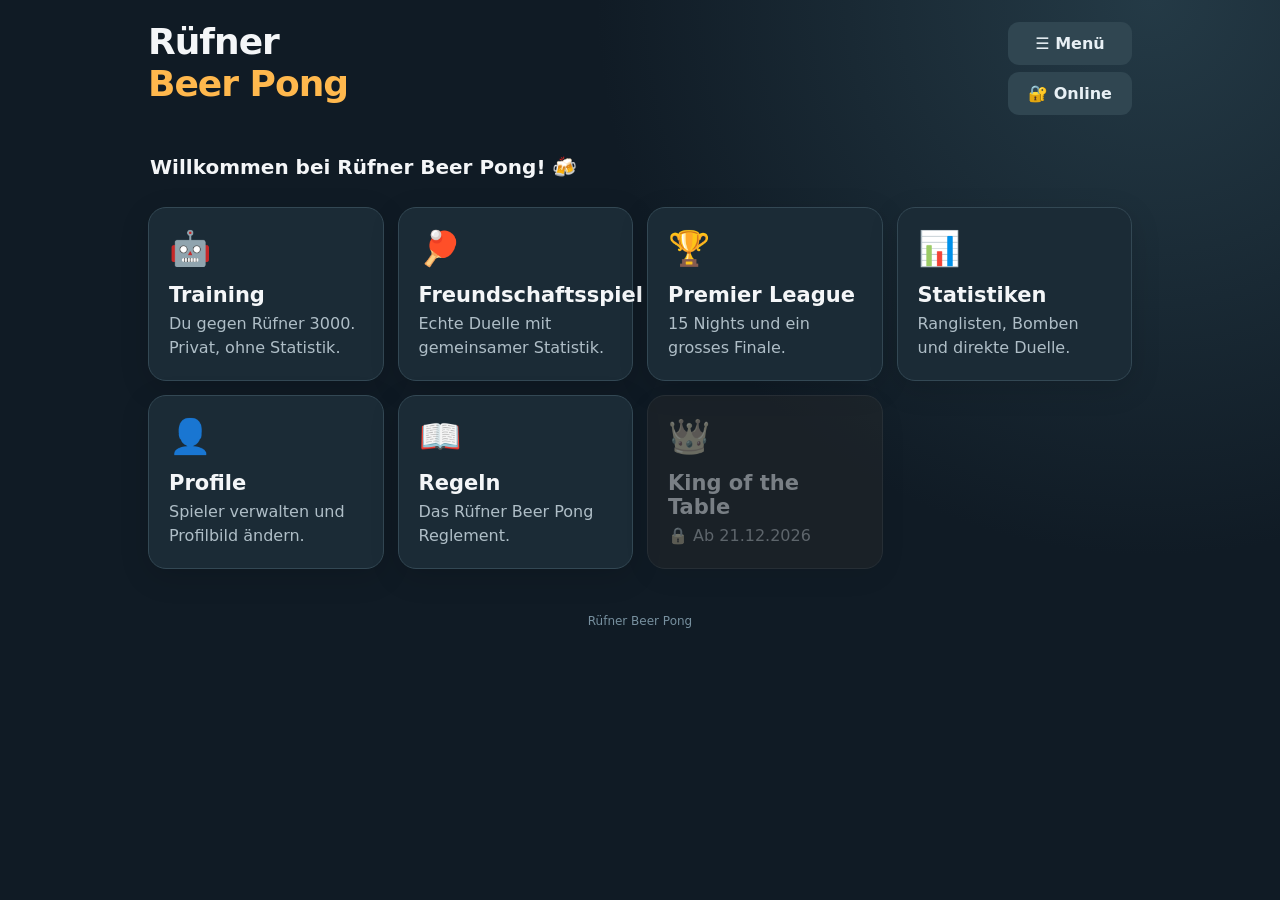
<file: index.html>
<!doctype html><html lang="de"><head><meta charset="utf-8"><meta name="viewport" content="width=device-width,initial-scale=1,viewport-fit=cover"><meta name="theme-color" content="#101b25"><link rel="manifest" href="manifest.webmanifest"><link rel="icon" href="icon-192.png" type="image/png"><link rel="apple-touch-icon" href="icon-192.png"><title>Rüfner Beer Pong</title><link rel="stylesheet" href="style.css?v=44"></head><body><div id="app"></div><script src="online-config.js"></script><script src="app.js?v=47" defer></script></body></html>
</file>
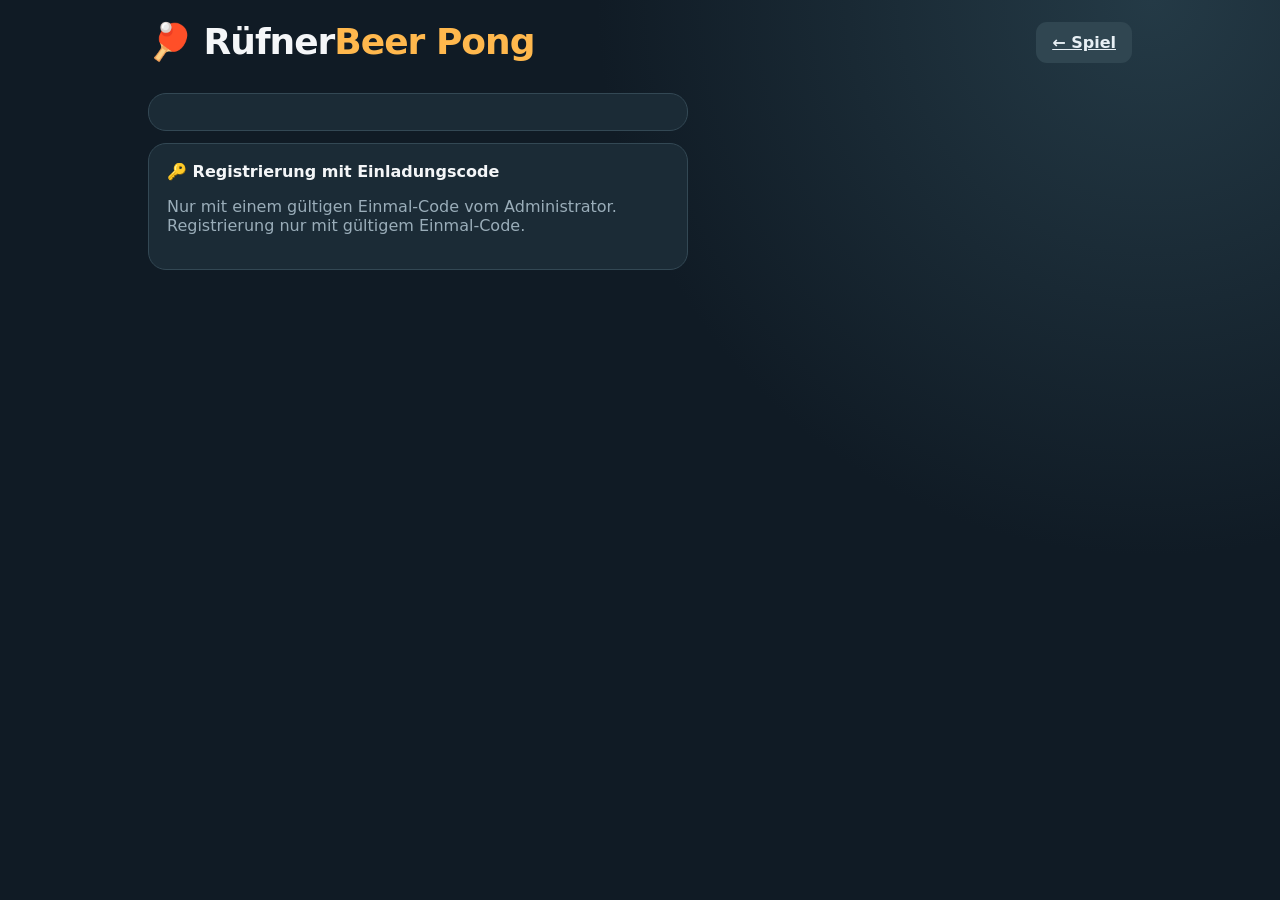
<file: online.html>
<!doctype html><html lang="de"><head><meta charset="utf-8"><meta name="viewport" content="width=device-width,initial-scale=1"><meta name="theme-color" content="#101b25"><title>Rüfner Beer Pong – Online</title><link rel="stylesheet" href="style.css"></head><body><div class="shell"><div class="top"><div class="brand">🏓 Rüfner <span>Beer Pong</span></div><a class="btn secondary" href="./">← Spiel</a></div><div class="panel" style="max-width:540px"><div id="setup-status" class="notice" role="status" aria-live="polite" hidden></div><form id="login-form" hidden><div class="field"><label for="username">Benutzername (Administrator: E-Mail)</label><input id="username" autocomplete="username" required maxlength="254"></div><div class="field"><label for="password">Passwort</label><input id="password" type="password" autocomplete="current-password" required></div><button class="btn" type="submit">Anmelden</button></form><div id="account" hidden><p id="account-name"></p><button id="logout" class="btn secondary">Abmelden</button></div></div><div class="panel" id="admin-panel" hidden><h2>👑 Admin-Zentrale</h2><p><a class="btn secondary" href="./?spieleransicht=1">👁 Spieleransicht testen</a></p><p class="muted">Zeigt die Startseite wie für normale Spieler. Deine Admin-Rechte bleiben unverändert.</p><p class="muted">Nur für Administratoren. Spieler und echte Online-Freundschaftsspiele werden sicher über die Datenbank geladen.</p><button class="btn secondary" id="admin-reload" type="button">↻ Aktualisieren</button><p id="admin-status" class="muted" role="status"></p><h3>🔑 Einladungscodes</h3><button class="btn" id="invite-create" type="button">+ Einladungscode erstellen</button><div id="admin-invites"></div><h3>👥 Spieler</h3><div id="admin-players" class="table-wrap"></div><h3>🏆 Premier League verwalten</h3><div id="pl-admin-seasons" class="table-wrap"><p class="muted">Saisons werden geladen …</p></div><h3>👑 King of the Table – Turniere löschen</h3><p class="muted">Löscht alle zugehörigen King-Matches aus der normalen Statistik und den Turniersieger. Einzelne King-Spiele können über „Gespeicherte Spiele“ gelöscht werden, sofern sie dort angezeigt werden.</p><div id="admin-king-tournaments" class="table-wrap"></div><h3>📝 Gespeicherte Spiele</h3><div id="admin-matches" class="table-wrap"></div></div><div id="registration-panel" class="panel" style="max-width:540px"><strong>🔑 Registrierung mit Einladungscode</strong><p class="muted">Nur mit einem gültigen Einmal-Code vom Administrator. Registrierung nur mit gültigem Einmal-Code.</p><form id="register-form" hidden><div class="field"><label for="reg-username">Spielername</label><input id="reg-username" autocomplete="off" minlength="2" maxlength="28" required></div><div class="field"><label for="reg-password">Neues Passwort</label><input id="reg-password" type="password" autocomplete="new-password" minlength="12" required></div><div class="field"><label for="reg-code">Einladungscode</label><input id="reg-code" autocomplete="off" required></div><button class="btn secondary" type="submit">Konto erstellen</button></form></div></div><script src="online-config.js"></script><script type="module" src="online.js?v=20261109-finish-editor"></script><script type="module" src="pl-admin.js?v=498"></script></body></html>
</file>
<file: style.css>
:root{font-family:Inter,system-ui,-apple-system,Segoe UI,sans-serif;color:#f4f6f8;background:#101b25}*{box-sizing:border-box}body{margin:0;min-height:100vh;background:radial-gradient(circle at 90% 0%,#243a46 0,transparent 38%),#101b25}button,input,select{font:inherit}button{cursor:pointer;border:0}.shell{max-width:1020px;margin:auto;padding:22px 18px 75px}.top{display:flex;align-items:center;justify-content:space-between;gap:12px;margin-bottom:30px}.brand{font-weight:900;letter-spacing:-1px;font-size:clamp(23px,5vw,36px)}.brand span{color:#ffb84d}.muted{color:#9aadb9}.tiny{font-size:12px}.pill{border:1px solid #3c5260;border-radius:50px;padding:7px 12px;font-size:12px;color:#d5e1e7}.hero{padding:26px;border-radius:22px;background:linear-gradient(125deg,#243d49,#172732);border:1px solid #38515d;margin-bottom:22px}.hero h1{font-size:clamp(28px,5vw,44px);margin:8px 0}.hero p{max-width:580px;line-height:1.5}.eyebrow{font-size:12px;font-weight:800;letter-spacing:2px;color:#ffbf5e;text-transform:uppercase}.grid{display:grid;grid-template-columns:repeat(auto-fit,minmax(230px,1fr));gap:14px}.card{background:#1b2b36;border:1px solid #334854;border-radius:18px;padding:20px;box-shadow:0 8px 30px #0002}.action{text-align:left;color:inherit;transition:transform .15s,border-color .15s;width:100%}.action:hover{transform:translateY(-3px);border-color:#ffb84d}.action .emoji{font-size:34px}.action h3{font-size:21px;margin:15px 0 5px}.action p{color:#afbec7;margin:0;line-height:1.5}.btn{background:#ffb84d;color:#17232a;padding:11px 16px;border-radius:11px;font-weight:800}.btn.secondary{background:#304651;color:#e8f0f5}.btn.danger{background:#65353b;color:#fff}.btn:disabled{opacity:.45;cursor:not-allowed}.row{display:flex;align-items:center;gap:10px;flex-wrap:wrap}.between{justify-content:space-between}.section{margin:24px 0 13px}.section h2{margin:0}.panel{background:#1b2b36;border:1px solid #334854;border-radius:18px;padding:18px;margin:12px 0}.field{display:flex;flex-direction:column;gap:7px;margin:12px 0}.field label{font-size:13px;color:#c0d0d8}.field input,.field select{width:100%;border:1px solid #49606c;background:#101e27;color:white;border-radius:11px;padding:12px}.field input[type=file]{padding:8px}.player{display:flex;gap:9px;align-items:center}.avatar{width:42px;height:42px;display:grid;place-items:center;background:#405763;border-radius:50%;font-weight:800;overflow:hidden;flex:none}.avatar img{width:100%;height:100%;object-fit:cover}.cupfield{position:relative;min-height:265px;background:linear-gradient(145deg,#244d48,#163831);border:1px solid #396c5c;border-radius:20px;margin:14px 0;padding:16px;display:flex;justify-content:center;align-items:center}.cups{position:relative;width:290px;height:230px;max-width:100%}.cup{position:absolute;transform:translate(-50%,-50%);width:47px;height:47px;border-radius:50%;background:#f7d4a5;border:5px solid #f7f4e9;box-shadow:inset 0 0 0 7px #dc714d,0 4px 8px #0005;color:#24323a;font-size:12px;font-weight:900;transition:.15s}.cup:hover{filter:brightness(1.15)}.cup.selected{background:#ffe269;border-color:#ffde5e;box-shadow:0 0 0 4px #ffde5e55}.cup.candidate{box-shadow:0 0 0 5px #f9c44b88;animation:pulse 1s infinite}.cup.pending{border-color:#68e5e3}.cup:disabled{cursor:default;opacity:.8}.score{font-size:28px;font-weight:900}.badge{display:inline-block;padding:5px 9px;border-radius:8px;background:#3a515d;font-size:12px}.notice{padding:12px 14px;background:#2d4852;border-left:3px solid #ffb84d;border-radius:8px;margin:10px 0}.matchgrid{display:grid;grid-template-columns:1fr 1fr;gap:14px}.matchgrid .cupfield{min-height:260px}.matchgrid .cups{transform:scale(.8)}.matchgrid .cup{width:47px;height:47px}.table{width:100%;border-collapse:collapse;font-size:14px}.table th,.table td{text-align:left;padding:12px 8px;border-bottom:1px solid #354955}.table th{color:#9cb2bd;font-size:12px}.table-wrap{overflow:auto}.stat{padding:18px;border-radius:14px;background:#263b46;flex:1;min-width:120px}.stat strong{font-size:25px;display:block}.stat span{font-size:12px;color:#afc0c8}.tabs{display:flex;gap:8px;flex-wrap:wrap;margin:14px 0}.tabs button{padding:10px 12px;border-radius:10px;background:#304550;color:#fff}.tabs button.active{background:#ffb84d;color:#18232b;font-weight:800}details{background:#1c303b;border-radius:12px;padding:14px;margin:8px 0}summary{font-weight:700;cursor:pointer}details p{line-height:1.6;color:#c8d4db}footer{margin-top:45px;color:#77909f;font-size:12px;text-align:center}@keyframes pulse{50%{filter:brightness(1.3)}}@media(max-width:650px){.shell{padding:14px 12px 55px}.matchgrid{grid-template-columns:1fr}.matchgrid .cupfield{min-height:225px}.matchgrid .cups{transform:scale(.85)}.card{padding:16px}.top{margin-bottom:18px}.table{font-size:12px}.table th,.table td{padding:9px 5px}}

/* Spielfeld: beide Dreiecke stehen sich gegenüber, mobil ohne seitliches Scrollen. */
.matchstack{max-width:520px;margin:0 auto;display:flex;flex-direction:column;gap:3px}.matchstack .cupfield{margin:0;min-height:0;height:clamp(155px,24vh,235px);padding:0;touch-action:manipulation}.matchstack .cups{width:290px;height:230px;max-width:none;transform:scale(.68);transform-origin:center center;flex-shrink:0}.matchstack .board-top{transform:scale(.68) rotate(180deg)}.matchstack .board-top .cup{transform:translate(-50%,-50%) rotate(180deg)}.board-label{text-align:center;font-size:13px;color:#c7d8df;font-weight:700;padding:3px}.board-divider{text-align:center;font-size:18px;line-height:20px}.match-notice{font-size:14px}.match-summary{padding:12px}.match-summary .score{font-size:20px}.game-actions{margin-top:12px}.game-actions .btn{font-size:13px;padding:10px 12px}.match-stats{font-size:12px}
@media(max-width:650px){.matchstack .cupfield{height:clamp(150px,23vh,205px)}.matchstack .cups{transform:scale(.58)}.matchstack .board-top{transform:scale(.58) rotate(180deg)}.matchstack .cup{width:47px;height:47px}.match-summary .avatar{width:30px;height:30px}.match-summary .score{font-size:17px}.section:has(+ .match-summary){margin:8px 0}.matchstack .board-label{font-size:12px}.match-notice{margin:7px 0;padding:9px}.match-stats{padding:10px}}

/* V1.3: ein durchgehender Tisch, feste Spielerpositionen, seitliche Steuerung */
.game-screen{max-width:640px;margin:auto}.game-title{margin:6px 0}.game-title h2{font-size:19px}.game-title .btn{padding:7px 11px;font-size:12px}.game-screen .match-summary{margin:5px 0;padding:8px 12px}.game-screen .match-summary .score{font-size:16px}.game-screen .match-notice{margin:6px 0;padding:7px 10px;font-size:12px}.table-with-actions{display:grid;grid-template-columns:minmax(0,1fr) 52px;gap:8px;align-items:center}.matchstack{width:100%;max-width:520px;gap:0;display:flex;position:relative;padding:4px 5px;border:7px solid #845738;border-radius:22px;background:linear-gradient(100deg,#103e40,#175457 47%,#103c3f);box-shadow:inset 0 0 0 2px #b18b5b,0 12px 30px #0006}.matchstack .cupfield{width:100%;height:clamp(150px,27vh,220px);min-height:0;margin:0;padding:0;border:0;border-radius:0;background:transparent}.matchstack .cups{width:290px;height:230px;max-width:none;flex-shrink:0;transform:scale(.62);transform-origin:center}.matchstack .board-top{transform:scale(.62) rotate(180deg)}.matchstack .board-top .cup{transform:translate(-50%,-50%) rotate(180deg)}.table-side-label{text-align:center;color:#f4f6f8;font-weight:800;font-size:12px;padding:2px}.table-middle-line{height:1px;width:75%;margin:auto;background:#c6e1d566}.game-actions{display:flex;flex-direction:column;align-items:stretch;gap:8px;align-self:center}.game-actions .action-icon{padding:10px 4px;font-size:20px;min-width:44px;min-height:44px}.cup.red{background:#ffb2b3;box-shadow:inset 0 0 0 7px #c72f41,0 4px 8px #0005}.cup.blue{background:#a9d4ff;box-shadow:inset 0 0 0 7px #2373d4,0 4px 8px #0005}.cup.candidate{box-shadow:0 0 0 5px #f9c44b99}.cup.pending{border-color:#68e5e3}.rerack-panel{margin:8px 0;padding:12px}.rerack-panel h3{margin:0 0 8px}.formation-grid{display:grid;grid-template-columns:repeat(auto-fit,minmax(90px,1fr));gap:8px;margin:8px 0}.formation-choice{background:#294650;border:2px solid #486a74;border-radius:12px;padding:4px;min-height:78px}.formation-choice svg{display:block;width:100%;height:90px}.formation-choice:hover{border-color:#ffb84d}.game-screen .match-stats{padding:8px;font-size:11px;margin:8px 0}.finish-panel{margin:8px 0}.finish-panel h2{margin:0 0 8px}.finish-panel .btn{margin:4px}
@media(max-width:650px){.shell:has(.game-screen){padding:8px 9px 20px}.shell:has(.game-screen) .top{margin-bottom:8px}.shell:has(.game-screen) .top .brand{font-size:22px}.game-screen .match-summary .avatar{width:26px;height:26px}.matchstack{border-width:5px}.matchstack .cupfield{height:clamp(132px,25vh,188px)}.matchstack .cups{transform:scale(.54)}.matchstack .board-top{transform:scale(.54) rotate(180deg)}.table-with-actions{grid-template-columns:minmax(0,1fr) 46px;gap:5px}.game-actions .action-icon{min-width:40px;min-height:40px;font-size:18px;padding:8px 2px}.game-screen .match-summary .score{font-size:14px}.game-screen .match-summary .player{font-size:12px}}
@media(max-height:740px) and (max-width:650px){.matchstack .cupfield{height:125px}.matchstack .cups{transform:scale(.49)}.matchstack .board-top{transform:scale(.49) rotate(180deg)}.game-screen .match-summary .row{gap:4px}.game-screen .match-notice{padding:5px 8px}}

/* V1.4 – volle Tischbreite: die Bedienung liegt auf der freien Tischfläche. */
.table-with-actions{display:block}
.matchstack{max-width:580px;width:100%;padding-bottom:4px}
.game-actions{position:absolute;left:7px;top:50%;transform:translateY(-50%);z-index:5;display:flex;flex-direction:column;gap:7px;margin:0}
.game-actions .action-icon{min-width:38px;min-height:38px;padding:6px 4px;font-size:19px;background:#183a40d9;border:1px solid #6e9b9d99;color:white;box-shadow:0 2px 6px #0004}
.matchstack .cupfield{height:clamp(175px,28vh,235px)}
.matchstack .cups{transform:scale(.78)}
.matchstack .board-top{transform:scale(.78) rotate(180deg)}
.matchstack .cup{width:50px;height:50px}
@media(max-width:650px){
 .matchstack{border-width:5px}
 .matchstack .cupfield{height:clamp(155px,25vh,205px)}
 .matchstack .cups{transform:scale(.67)}
 .matchstack .board-top{transform:scale(.67) rotate(180deg)}
 .matchstack .cup{width:53px;height:53px}
 .game-actions{left:3px;gap:5px}
 .game-actions .action-icon{min-width:34px;min-height:34px;font-size:17px;padding:4px 2px}
}
@media(max-height:740px) and (max-width:650px){
 .matchstack .cupfield{height:clamp(136px,23vh,170px)}
 .matchstack .cups{transform:scale(.61)}
 .matchstack .board-top{transform:scale(.61) rotate(180deg)}
}

/* V1.5: Spielfeld aufräumen, grosse Becher mit sichtbarem Abstand */
.game-screen{max-width:760px}
.game-screen .match-stats{display:none}
.matchstack{max-width:700px}
.matchstack .cupfield{height:clamp(188px,29vh,258px)}
.matchstack .cups{transform:scale(.89)}
.matchstack .board-top{transform:scale(.89) rotate(180deg)}
.matchstack .cup{width:47px;height:47px;border-width:4px;box-shadow:inset 0 0 0 6px #dc714d,0 4px 8px #0005}
.matchstack .cup.red{box-shadow:inset 0 0 0 6px #c72f41,0 4px 8px #0005}
.matchstack .cup.blue{box-shadow:inset 0 0 0 6px #2373d4,0 4px 8px #0005}
.matchstack .cup.candidate{box-shadow:0 0 0 5px #f9c44b99}
.rerack-backdrop{position:fixed;inset:0;z-index:80;background:#07151cbb;display:grid;place-items:center;padding:16px;overflow:auto}
.rerack-backdrop .rerack-panel{width:min(560px,100%);max-height:90dvh;overflow:auto;margin:0;padding:18px;background:#203640;border:2px solid #6c959b;box-shadow:0 20px 60px #000a}
.rerack-backdrop .rerack-panel h3{font-size:23px;text-align:center;margin:0 0 15px}
.rerack-backdrop .formation-grid{grid-template-columns:repeat(auto-fit,minmax(110px,1fr));gap:12px}
.rerack-backdrop .formation-choice{min-height:105px}
.rerack-backdrop .formation-choice svg{height:110px}
.trick-flash{position:fixed;inset:0;z-index:90;display:grid;place-items:center;pointer-events:none;background:#06151e80;animation:flashEnter .4s ease-out both}
.trick-flash-inner{text-align:center;padding:24px 20px;width:min(95vw,580px);border-radius:24px;background:linear-gradient(135deg,#2a1c42ee,#53351bee);border:3px solid #ffd06a;box-shadow:0 0 50px #ffc64e77;animation:trickGlow 1.1s ease-in-out infinite alternate}
.trick-flash-title{font-size:clamp(34px,9vw,66px);font-weight:1000;color:#ffe18b;text-shadow:0 0 22px #ffb84d;letter-spacing:1px}
.trick-flash-task{font-size:clamp(23px,6vw,39px);font-weight:900;color:white;margin-top:14px}
@keyframes flashEnter{from{opacity:0;transform:scale(.92)}to{opacity:1;transform:scale(1)}}
@keyframes trickGlow{from{box-shadow:0 0 25px #ffbd4877}to{box-shadow:0 0 65px #ffd86ccc}}
@media(max-width:650px){
 .game-screen .match-notice{font-size:12px}
 .matchstack .cupfield{height:clamp(163px,26vh,210px)}
 .matchstack .cups{transform:scale(.74)}
 .matchstack .board-top{transform:scale(.74) rotate(180deg)}
 .matchstack .cup{width:47px;height:47px}
 .rerack-backdrop .formation-grid{grid-template-columns:repeat(2,minmax(0,1fr))}
}
@media(max-width:370px){.matchstack .cups{transform:scale(.67)}.matchstack .board-top{transform:scale(.67) rotate(180deg)}}
@media(max-height:740px) and (max-width:650px){.matchstack .cupfield{height:clamp(145px,24vh,185px)}}

/* V1.6: COM-Trickshot-Auswahl immer über dem Spielfeld */
.trick-choice-backdrop{position:fixed;inset:0;z-index:110;background:rgba(3,12,18,.84);display:grid;place-items:center;padding:14px;overscroll-behavior:contain}
.trick-choice-modal{width:min(540px,100%);max-height:calc(100dvh - 28px);overflow:auto;background:linear-gradient(155deg,#18363d,#0d202b);border:2px solid #d6aa55;border-radius:20px;padding:20px;box-shadow:0 20px 80px #000b;text-align:center}
.trick-choice-title{font-size:clamp(24px,6vw,38px);font-weight:900;color:#ffdd85;text-shadow:0 0 24px #ffb93a99}
.trick-choice-modal p{margin:8px 0 18px}
.trick-choice-grid{display:grid;grid-template-columns:repeat(2,minmax(0,1fr));gap:10px}
.trick-choice-grid .btn{white-space:normal;min-height:52px;padding:10px 7px}
@media(max-width:380px){.trick-choice-modal{padding:12px}.trick-choice-grid{gap:6px}.trick-choice-grid .btn{font-size:13px;min-height:46px}}
/* V3.0 – kompakte Statistik auf dem Smartphone */
.compact-stats{width:100%;table-layout:fixed}
.compact-stats th:first-child,.compact-stats td:first-child{width:43%;text-align:left}
.compact-stats th:not(:first-child),.compact-stats td:not(:first-child){text-align:center}
.compact-stats td,.compact-stats th{padding:12px 6px}
.compact-stats td .btn{max-width:100%;white-space:normal;overflow-wrap:anywhere;text-align:left;padding:10px 8px;font-size:clamp(11px,3vw,14px)}
@media(max-width:440px){.compact-stats th,.compact-stats td{font-size:12px;padding:9px 3px}.compact-stats td .btn{font-size:12px}}

/* V3.1: kompakte Startseite, grosse gut erreichbare 3D-Becher */
.welcome-mini{display:flex;align-items:center;gap:12px;margin:0 0 18px;padding:10px 2px;font-size:clamp(16px,4vw,20px)}
.welcome-mini .avatar{width:38px;height:38px}
/* Dunkler, breiter Spieltisch ohne Mittelspalt. */
.game-screen{max-width:780px}
.matchstack{max-width:740px;padding:7px 4px;border:5px solid #546a7b;border-radius:24px;background:repeating-linear-gradient(143deg,rgba(72,112,143,.12) 0 13px,transparent 13px 31px),linear-gradient(145deg,#152b43,#101d33 55%,#1a344a);box-shadow:inset 0 0 0 2px #a4b4c066,0 14px 34px #0009}
.matchstack .cupfield{height:clamp(245px,34vh,300px);overflow:visible}
.matchstack .cups{transform:scale(1.10)}
.matchstack .board-top{transform:scale(1.10) rotate(180deg)}
.matchstack .cup{width:53px;height:60px;border:0;border-radius:0;background:transparent!important;box-shadow:none!important;overflow:visible;isolation:isolate;touch-action:manipulation;filter:drop-shadow(0 6px 4px #0008)}
.matchstack .cup::before{content:"";position:absolute;z-index:0;left:3px;right:3px;top:10px;bottom:2px;clip-path:polygon(0 0,100% 0,85% 100%,15% 100%);background:linear-gradient(90deg,#6f1529,#ed5665 26%,#d52243 64%,#79172b);border-radius:0 0 9px 9px}
.matchstack .cup::after{content:"";position:absolute;z-index:1;left:1px;right:1px;top:3px;height:24px;border-radius:50%;border:5px solid #ffd5d7;background:radial-gradient(ellipse at 50% 53%,#631522 0 56%,#b92a3c 62%,#e65768 100%);box-shadow:0 2px 2px #0005}
.matchstack .cup.blue::before{background:linear-gradient(90deg,#113b83,#4da7ff 27%,#1b71d9 64%,#0c3c87)}
.matchstack .cup.blue::after{border-color:#d5ecff;background:radial-gradient(ellipse at 50% 53%,#103d7d 0 56%,#286fc6 62%,#6db5ff 100%)}
.matchstack .cup.candidate{filter:drop-shadow(0 0 8px #ffd458) drop-shadow(0 5px 3px #0008)}
.matchstack .cup.pending{filter:drop-shadow(0 0 9px #6af9f1)}
.matchstack .cup.selected{filter:drop-shadow(0 0 9px #ffeb59)}
.matchstack .cup:disabled{opacity:.94}
.game-actions .undo-icon{font-size:30px;font-weight:900;min-height:52px;min-width:52px;border:2px solid #e8f2f6}
.table-middle-line{background:transparent}
@media(max-width:650px){
 .shell:has(.game-screen){padding-left:5px;padding-right:5px}
 .matchstack{border-width:4px;padding:4px 2px}
 .matchstack .cupfield{height:clamp(218px,31vh,280px)}
 .matchstack .cups{transform:scale(1)}
 .matchstack .board-top{transform:scale(1) rotate(180deg)}
 .matchstack .cup{width:53px;height:60px}
 .game-actions{left:2px}
 .game-actions .undo-icon{font-size:27px;min-width:43px;min-height:47px}
 .compact-stats th,.compact-stats td{padding:8px 2px}
 .compact-stats td .btn{font-size:11px;padding:8px 4px}
}
@media(max-width:355px){.matchstack .cups{transform:scale(.91)}.matchstack .board-top{transform:scale(.91) rotate(180deg)}}
@media(max-height:720px) and (max-width:650px){.matchstack .cupfield{height:clamp(200px,29vh,240px)}}

/* V3.3 – Spielfeld nach der Lieblingsskizze: zwei vollständige Pyramiden. */
.shell.shell-game{padding:0!important;max-width:100%;}
.shell-game .game-screen{width:100%;max-width:700px;margin:0 auto;}
.game-screen .table-with-actions{display:block!important;}
.game-screen .matchstack{box-sizing:border-box;position:relative;display:flex;flex-direction:column;gap:0;width:100%;max-width:700px;margin:0 auto;padding:0 4px;border:4px solid #50677b;border-radius:0;background:repeating-linear-gradient(145deg,#172b40 0 36px,#132438 36px 74px);box-shadow:inset 0 0 0 2px #92abc233,0 8px 25px #0007;overflow:hidden;}
.game-screen .matchstack .cupfield{height:clamp(235px,37dvh,350px)!important;min-height:0!important;flex:none;background:transparent;border:0;margin:0;padding:0;display:flex;align-items:center;justify-content:center;overflow:visible;}
.game-screen .matchstack .cups{width:290px;height:230px;max-width:none;flex-shrink:0;transform:scale(var(--cup-scale,1.07))!important;transform-origin:center;}
.game-screen .matchstack .board-top{transform:scale(var(--cup-scale,1.07)) rotate(180deg)!important;}
.game-screen .matchstack .board-top .cup{transform:translate(-50%,-50%) rotate(180deg)!important;}
.game-screen .matchstack .board-bottom .cup{transform:translate(-50%,-50%)!important;}
.game-screen .matchstack .cup{box-sizing:border-box;position:absolute;width:49px!important;height:67px!important;border:0!important;border-radius:0!important;background:transparent!important;box-shadow:none!important;filter:drop-shadow(0 5px 4px #0008);overflow:visible;opacity:1!important;touch-action:manipulation;transition:filter .15s;}
.game-screen .matchstack .cup::before{content:"";position:absolute;top:13px;bottom:1px;left:3px;right:3px;z-index:0;clip-path:polygon(0 0,100% 0,84% 100%,16% 100%);border-radius:0 0 9px 9px;background:linear-gradient(90deg,#651323,#e94e62 27%,#ce2740 69%,#751728);}
.game-screen .matchstack .cup::after{content:"";position:absolute;top:2px;left:0;right:0;height:23px;z-index:1;border:5px solid #ffd5d8;border-radius:50%;background:radial-gradient(ellipse at center,#64111e 0 56%,#a52235 65%,#e84c63 100%);box-shadow:0 2px 3px #0007,inset 0 1px 3px #0008;}
.game-screen .matchstack .cup.blue::before{background:linear-gradient(90deg,#0b3474,#50a7ff 28%,#1e75d8 67%,#0b377e);}
.game-screen .matchstack .cup.blue::after{border-color:#d6efff;background:radial-gradient(ellipse at center,#0d397a 0 56%,#2065b6 65%,#68b6ff 100%);}
.game-screen .matchstack .cup.candidate{filter:drop-shadow(0 0 9px #ffcf54) drop-shadow(0 5px 4px #0008);}
.game-screen .matchstack .cup.pending{filter:drop-shadow(0 0 9px #6af9f1);}
.game-screen .matchstack .cup:focus-visible{outline:3px solid #fff;outline-offset:4px;}
.game-screen .table-side-label{z-index:4;position:relative;display:flex;align-items:center;gap:9px;justify-content:flex-start;min-height:61px;padding:8px 64px 8px 16px;background:transparent!important;border:0!important;font-size:clamp(16px,4.2vw,22px);text-align:left;color:#e9f3fa;text-shadow:0 2px 6px #000a;}
.game-screen .table-side-label .avatar{width:43px;height:43px;flex:none;}
.game-screen .table-side-label .player-label{min-width:0;display:flex;flex-wrap:wrap;align-items:baseline;gap:4px;}
.game-screen .table-side-label strong{overflow:hidden;text-overflow:ellipsis;white-space:nowrap;}
.game-screen .table-side-label .throw-count{font-size:clamp(12px,3vw,16px);font-weight:600;color:#d7e7f4;}
.game-screen .table-side-label.player-top.is-active{color:#ff7d91;text-shadow:0 0 12px #ff3e69,0 0 25px #ff3e6966;}
.game-screen .table-side-label.player-bottom.is-active{color:#7dc8ff;text-shadow:0 0 12px #319dff,0 0 25px #319dff66;}
.game-screen .table-middle-line{height:0!important;}
.game-screen .game-actions{position:absolute;z-index:30;top:50%;left:7px;transform:translateY(-50%);display:flex;flex-direction:column;gap:8px;pointer-events:auto;}
.game-screen .game-actions .action-icon{width:clamp(42px,11vw,52px);height:clamp(42px,11vw,52px);min-width:0;min-height:0;padding:0;border:2px solid #87a9c4;border-radius:14px;background:#1c3349e8;color:white;font-size:22px;box-shadow:0 0 10px #58a7e544,0 4px 10px #0007;}
.game-screen .game-actions .undo-icon{font-size:29px;border-color:#d9edff;box-shadow:0 0 13px #91cbff77;}
.game-screen .game-actions .action-icon:nth-child(2){border-color:#79c0ff;box-shadow:0 0 12px #5db5ff66;}
.game-screen .game-actions .action-icon:nth-child(3){border-color:#d1a0ff;box-shadow:0 0 12px #c287ff66;}
.game-screen .game-actions .action-icon:active{filter:brightness(1.5);}
.game-screen .game-exit{position:absolute;z-index:31;right:10px;top:10px;width:44px;height:44px;border:2px solid #7291a9;border-radius:50%;background:#243a50de;color:white;font-size:27px;}
.game-screen .fullscreen-status{position:absolute;z-index:35;left:50%;top:50%;transform:translate(-50%,-50%);width:max-content;max-width:72%;padding:7px 11px;border-radius:24px;background:#081a2cdd;color:#e9f3fa;text-align:center;font-size:12px;pointer-events:none;}
.game-screen .finish-panel{margin:8px;}
@media(max-width:650px){.game-screen .matchstack{--cup-scale:clamp(.82,calc((100vw - 24px)/320px),1.15);}.game-screen .table-side-label{min-height:57px;padding-left:12px;}.game-screen .matchstack .cupfield{height:clamp(220px,36dvh,330px)!important;}}
@media(max-width:360px){.game-screen .matchstack{--cup-scale:.85;}.game-screen .game-actions{left:3px;}}
@media(max-height:700px) and (max-width:650px){.game-screen .matchstack .cupfield{height:clamp(195px,34dvh,260px)!important;}}

/* V3.5: Aufrechte rote Becher, aktive Namen und Wurftext als eine Neonzeile. */
.game-screen .matchstack .board-top .cup{transform:translate(-50%,-50%)!important;}
.game-screen .table-side-label .player-label{display:flex;align-items:center;min-width:0;flex:1;}
.game-screen .table-side-label .player-status{display:inline-flex;align-items:baseline;gap:5px;min-width:0;max-width:100%;white-space:nowrap;}
.game-screen .table-side-label .player-status strong{flex:0 1 auto;min-width:0;overflow:hidden;text-overflow:ellipsis;}
.game-screen .table-side-label .throw-count{display:inline;flex:none;font-weight:800;font-size:clamp(12px,3.2vw,17px);color:inherit;}
.game-screen .table-side-label.player-top.is-active .player-status,
.game-screen .table-side-label.player-top.is-active .throw-count{color:#ff8ca1!important;text-shadow:0 0 7px #ff426c,0 0 17px #ff426c,0 0 28px #ff426c88;}
.game-screen .table-side-label.player-bottom.is-active .player-status,
.game-screen .table-side-label.player-bottom.is-active .throw-count{color:#7dc8ff!important;text-shadow:0 0 7px #319dff,0 0 17px #319dff,0 0 28px #319dff88;}
.game-screen .table-side-label.is-active .player-status strong{color:inherit;text-shadow:inherit;}
.game-screen .table-side-label:not(.is-active) .player-status{color:#e9f3fa;text-shadow:0 2px 6px #000a;}
@media(max-width:390px){.game-screen .table-side-label .player-status{gap:3px}.game-screen .table-side-label strong{font-size:clamp(14px,4vw,18px)}.game-screen .table-side-label .throw-count{font-size:clamp(11px,3vw,14px)}}

/* V3.6 – volle Smartphone-Hoehe, aufrechte Becher, einheitlicher Neon-Status. */
.game-screen .matchstack{height:calc(100dvh - 8px);min-height:620px;max-height:none;--cup-scale:1.22;}
.game-screen .matchstack .cupfield{height:auto!important;min-height:0!important;flex:1 1 0;overflow:visible;}
/* Die obere Pyramide wird durch gespiegelte Y-Koordinaten gezeichnet, NICHT durch Drehen der Becher. */
.game-screen .matchstack .board-top{transform:scale(var(--cup-scale))!important;}
.game-screen .matchstack .board-top .cup{transform:translate(-50%,-50%)!important;}
.game-screen .table-side-label{flex:none;min-height:68px;}
.game-screen .table-side-label.is-active .avatar{border:3px solid #82caff;box-shadow:0 0 0 2px #78caff55,0 0 14px #44b4ff,0 0 26px #44b4ff66;}
.game-screen .table-side-label.player-top.is-active .avatar{border-color:#ff8299;box-shadow:0 0 0 2px #ff829955,0 0 14px #ff416e,0 0 26px #ff416e66;}
.game-screen .table-side-label.is-active .player-status,.game-screen .table-side-label.is-active .player-status strong,.game-screen .table-side-label.is-active .throw-count{font-weight:800!important;color:inherit!important;text-shadow:inherit!important;background:transparent!important;-webkit-text-fill-color:currentColor!important;}
.game-screen .table-side-label.player-bottom.is-active .player-status,.game-screen .table-side-label.player-bottom.is-active .player-status strong,.game-screen .table-side-label.player-bottom.is-active .throw-count{color:#7dc8ff!important;text-shadow:0 0 7px #319dff,0 0 17px #319dff,0 0 28px #319dff88!important;}
.game-screen .table-side-label.player-top.is-active .player-status,.game-screen .table-side-label.player-top.is-active .player-status strong,.game-screen .table-side-label.player-top.is-active .throw-count{color:#ff8ca1!important;text-shadow:0 0 7px #ff426c,0 0 17px #ff426c,0 0 28px #ff426c88!important;}
@media(max-width:650px){
 .game-screen .matchstack{--cup-scale:clamp(.86,calc((100vw - 20px)/300px),1.32);height:calc(100dvh - 8px);min-height:0;}
 .game-screen .matchstack .cupfield{height:auto!important;min-height:0!important;flex:1 1 0;}
 .game-screen .table-side-label{min-height:64px;}
}
@media(max-width:360px){.game-screen .matchstack{--cup-scale:clamp(.8,calc((100vw - 20px)/310px),1.1);}}
@media(max-height:700px) and (max-width:650px){.game-screen .matchstack .cupfield{height:auto!important;min-height:0!important;}}

/* V3.7: only status text glows; never a rectangular highlight. */
.game-screen .table-side-label.is-active .player-status,.game-screen .table-side-label.is-active .player-status strong,.game-screen .table-side-label.is-active .throw-count{background:none!important;box-shadow:none!important;filter:none!important;outline:0!important;}
.game-screen .table-side-label.is-active .player-status strong{display:inline!important;padding:0!important;border:0!important;border-radius:0!important;}
/* Trickshot flash catches and dismisses the next tap; it must not register a throw. */
.trick-flash{pointer-events:auto!important;cursor:pointer;touch-action:manipulation;}
/* Profile pictures in the online ranking and individual statistics. */
.compact-stats td .btn{display:inline-flex;align-items:center;gap:8px;text-align:left;}
.compact-stats td .avatar{width:33px;height:33px;flex:none;}
.player-stats-heading{display:flex;align-items:center;gap:10px;}
.player-stats-heading .avatar{width:48px;height:48px;}


/* V3.8 – Neon nur auf den Buchstaben, niemals auf dem Namensbereich. */
.game-screen .table-side-label.is-active,
.game-screen .table-side-label.is-active .player-label,
.game-screen .table-side-label.is-active .player-status {
  text-shadow:none!important;
  box-shadow:none!important;
  filter:none!important;
  background:transparent!important;
  outline:none!important;
}
.game-screen .table-side-label.is-active .player-status strong,
.game-screen .table-side-label.is-active .throw-count {
  display:inline!important;
  background:transparent!important;
  border:0!important;
  outline:0!important;
  box-shadow:none!important;
  filter:none!important;
  padding:0!important;
}
.game-screen .table-side-label.player-top.is-active .player-status strong,
.game-screen .table-side-label.player-top.is-active .throw-count {
  color:#ff8ca1!important;
  text-shadow:0 0 7px #ff426c,0 0 17px #ff426c,0 0 28px #ff426c88!important;
}
.game-screen .table-side-label.player-bottom.is-active .player-status strong,
.game-screen .table-side-label.player-bottom.is-active .throw-count {
  color:#7dc8ff!important;
  text-shadow:0 0 7px #319dff,0 0 17px #319dff,0 0 28px #319dff88!important;
}

/* V3.9: Der rechteckige Neon-Rand entsteht durch abgeschnittenen text-shadow.
   Die Namensschrift darf ihren Leuchtschein ausserhalb der Textbox zeichnen. */
.game-screen .table-side-label .player-status strong {
  overflow:visible!important;
  text-overflow:clip!important;
}

/* V4.0: Siegeranzeige mittig ueber dem Spielfeld, alle Aktionen direkt im Overlay. */
.game-screen .victory-overlay{position:fixed;inset:0;z-index:120;display:flex;align-items:center;justify-content:center;padding:18px;background:rgba(4,13,26,.72);backdrop-filter:blur(3px);}
.game-screen .victory-card{width:min(440px,100%);padding:28px 20px;text-align:center;border:2px solid #ffcf69;border-radius:22px;background:linear-gradient(155deg,#203c55,#102236);box-shadow:0 0 24px #ffc45c77,0 16px 50px #000a;animation:victoryAppear .28s ease-out both;}
.game-screen .victory-trophy{font-size:56px;line-height:1.2;filter:drop-shadow(0 0 12px #ffcf70);}
.game-screen .victory-card h2{margin:12px 0;color:#ffe39a;font-size:clamp(25px,7vw,37px);text-shadow:0 0 12px #ffc45b,0 0 28px #ffc45b77;overflow-wrap:anywhere;}
.game-screen .victory-card p{color:#c8d9e6;font-size:14px;}
.game-screen .victory-buttons{display:flex;flex-direction:column;gap:10px;margin-top:20px;}
.game-screen .victory-buttons .btn{width:100%;min-height:48px;}
@keyframes victoryAppear{from{opacity:0;transform:scale(.9)}to{opacity:1;transform:scale(1)}}

/* V4.2: Einheitliche Hinweise und Bestätigungen statt Browser-Pop-ups. */
.app-dialog-backdrop{position:fixed;inset:0;z-index:250;display:grid;place-items:center;background:#06131de0;padding:16px;}
.app-dialog-card{width:min(440px,100%);border:2px solid #83b7dc;border-radius:20px;background:linear-gradient(150deg,#203a4d,#101e2d);box-shadow:0 0 35px #319dff44,0 24px 65px #000b;text-align:center;padding:24px 20px;color:#f4f6f8;}
.app-dialog-icon{font-size:38px;margin-bottom:8px;}
.app-dialog-card h2{margin:0 0 12px;font-size:clamp(23px,5vw,30px);color:#a6d8ff;text-shadow:0 0 14px #319dff66;}
.app-dialog-card p{white-space:pre-line;line-height:1.5;color:#d7e7f4;margin:0 0 22px;overflow-wrap:anywhere;}
.app-dialog-buttons{display:flex;flex-direction:column;gap:10px;}
.app-dialog-buttons .btn{width:100%;min-height:46px;}

/* V4.5 – Online-Spielerprofile */
.profile-directory{display:grid;grid-template-columns:repeat(auto-fit,minmax(240px,1fr));gap:12px;margin:16px 0}
.profile-list-card{display:flex;align-items:center;gap:14px;width:100%;padding:16px;background:#1b2b36;border:1px solid #334854;border-radius:16px;color:#f4f6f8;text-align:left}
.profile-list-card:hover,.profile-list-card:focus-visible{border-color:#ffb84d}
.profile-list-card .avatar{width:55px;height:55px}
.profile-list-name{font-size:17px;font-weight:800;flex:1}
.profile-list-arrow{font-size:30px;color:#ffb84d}
.profile-detail{text-align:center;max-width:620px;margin:16px auto}
.profile-photo-button{display:flex;flex-direction:column;align-items:center;gap:8px;margin:4px auto 12px;background:none;color:#aebfc8}
.profile-photo-button .avatar{width:118px;height:118px;font-size:42px;border:3px solid #ffb84d}
.profile-photo-button small{font-size:12px}
.profile-status{text-align:left;background:#263b46;border-radius:14px;padding:16px;margin:18px 0;overflow-wrap:anywhere}
.profile-status p{white-space:pre-wrap;line-height:1.5;margin-bottom:0}
.profile-detail .field{text-align:left}
.profile-detail textarea{width:100%;background:#101e27;color:#fff;border:1px solid #49606c;border-radius:11px;padding:12px;font:inherit;resize:vertical}
.profile-zoom-overlay{position:fixed;inset:0;z-index:9999;background:#000e;display:flex;align-items:center;justify-content:center;padding:30px}
.profile-zoom-overlay img{max-width:95vw;max-height:85vh;object-fit:contain;border-radius:12px}
.profile-zoom-close{position:absolute;right:18px;top:15px;color:#fff;background:#304651;border-radius:50%;width:44px;height:44px;font-size:22px}
.profile-zoom-placeholder{font-size:100px;font-weight:900}

/* V4.6 – kompakte Navigation und aufgeräumte Spielerprofile */
.top{align-items:flex-start}
.top-actions{display:flex;flex-direction:column;align-items:stretch;gap:7px;flex-shrink:0}
.top-actions .btn{text-align:center;text-decoration:none;white-space:nowrap;min-width:112px}
@media(max-width:650px){.top .brand{font-size:clamp(20px,5.5vw,28px);line-height:1.2;padding-top:5px;min-width:0}.top-actions .btn{padding:9px 10px;font-size:13px;min-width:105px}}
.profile-status{text-align:center;margin:12px 0 18px;padding:12px 14px}
.profile-status:empty{display:none}
.profile-status p{margin:0}
.profile-edit-buttons{display:flex;justify-content:center;gap:10px;flex-wrap:wrap;margin-top:15px}
.profile-status-editor textarea{width:100%;box-sizing:border-box;background:#101e27;color:#fff;border:1px solid #49606c;border-radius:11px;padding:12px;font:inherit;resize:vertical;margin:10px 0 18px}

/* V4.7: Mobile-Kopfbereich und reduzierte Spielerstatistik */
.top .brand{display:flex;align-items:flex-start;gap:5px;line-height:1.1;}
.top .brand-lines{display:flex;flex-direction:column;align-items:flex-start;gap:2px;color:#f4f6f8;}
.top .brand-lines .brand-main{color:#f4f6f8;}
.top .brand-lines .brand-accent{color:#ffb84d;}
.top-actions .btn{padding:12px 16px;min-width:124px;font-size:16px;}
@media(max-width:650px){.top .brand{font-size:clamp(19px,5vw,27px);letter-spacing:-.7px;}.top-actions .btn{padding:12px 12px;min-width:116px;font-size:15px;}}
.compact-stats td .stats-player-link{display:inline-flex;align-items:center;gap:8px;background:transparent!important;border:0!important;box-shadow:none!important;color:#f4f6f8;font-weight:750;text-align:left;padding:0!important;margin:0;max-width:100%;min-width:0;font-size:inherit;}
.compact-stats td .stats-player-link span:last-child{min-width:0;overflow-wrap:anywhere;}
.compact-stats td .stats-player-link:hover span:last-child{text-decoration:underline;}
.compact-stats td .stats-player-link .avatar{width:33px;height:33px;flex:none;}
.stats-back-row{display:flex;justify-content:flex-end;margin:2px 0 12px;}
.stats-back-row .btn{font-size:13px;padding:7px 11px;}
.player-stats-intro{margin-top:18px;}
.player-stats-heading{gap:10px;}
.stats-avatar-zoom{display:inline-flex;align-items:center;justify-content:center;padding:0;background:transparent;border:0;border-radius:50%;flex:none;}
.stats-avatar-zoom .avatar{width:48px;height:48px;}
.player-stats-status{margin:12px 0 0;white-space:pre-wrap;overflow-wrap:anywhere;color:#dbe7ed;font-size:16px;line-height:1.45;}

/* V4.7.1 – Logo auf Mobilgeraeten nutzt die freie Flaeche links */
@media(max-width:650px){.top .brand{font-size:clamp(27px,8.2vw,38px);letter-spacing:-1px;line-height:1.07;flex:1 1 auto;min-width:0}.top .brand-lines{gap:3px}.top-actions{flex:0 0 auto}}

/* V4.7.2 – Wortmarke ohne Emoji, maximaler Platz links; Navigation unveraendert */
.top .brand{gap:0;min-width:0;flex:1 1 auto;}
.top .brand-lines{min-width:0;}
@media(max-width:650px){
  .top{gap:8px;}
  .top .brand{font-size:clamp(32px, 9.4vw, 46px);letter-spacing:-1.4px;line-height:1.02;padding-top:3px;}
  .top .brand-lines{gap:4px;}
  .top-actions{flex:0 0 auto;}
}
@media(max-width:370px){.top .brand{font-size:clamp(28px, 8.6vw, 35px);}}

/* V4.7.3 – Wortmarke fuellt die Hoehe der rechten Menue/Admin-Spalte.
   Nur Layout; keine Daten- oder Spielaenderungen. */
@media (max-width:650px){
  .top{align-items:stretch;}
  .top .brand{align-self:stretch;display:flex;align-items:stretch;padding-top:0;font-size:clamp(38px,10.5vw,48px);line-height:1;letter-spacing:-1.6px;}
  .top .brand-lines{display:flex;flex-direction:column;justify-content:space-between;gap:0;padding:1px 0 3px;}
}
@media (max-width:370px){
  .top .brand{font-size:clamp(31px,9.2vw,38px);letter-spacing:-1.4px;}
}

/* V4.7.4 – Logo-Zeilen wieder dicht beieinander, etwas groesser.
   Ausschliesslich Darstellung; Menue/Admin und Daten unveraendert. */
@media(max-width:650px){
  .top .brand{align-self:flex-start;align-items:flex-start;font-size:clamp(39px,10.9vw,52px);line-height:.98;letter-spacing:-1.8px;padding-top:0;}
  .top .brand-lines{justify-content:flex-start;gap:0;padding:0;}
}
@media(max-width:370px){
  .top .brand{font-size:clamp(32px,9.3vw,41px);letter-spacing:-1.5px;}
}

/* V4.7.5 – Schrift vergroessert, Zeilen bleiben zusammen; nur Mobil-Logo. */
@media(max-width:650px){
  .top .brand{font-size:clamp(43px,12vw,56px);line-height:.98;letter-spacing:-2px;}
  .top .brand-lines{justify-content:flex-start;gap:0;}
}
@media(max-width:390px){
  .top .brand{font-size:clamp(37px,10.7vw,46px);letter-spacing:-1.7px;}
}
/* Island: nur bei einem wirklich alleinstehenden gegnerischen Becher aktiv. */
.game-actions .island-action:disabled{opacity:.33;filter:grayscale(1);cursor:not-allowed;}
.game-actions .island-action.island-on{background:#ffbb55;color:#14252c;box-shadow:0 0 0 3px rgba(255,187,85,.35),0 0 20px rgba(255,187,85,.45);}

/* King-of-the-Table-Vorschau für reguläre Spieler */
.kot-locked{opacity:.46;filter:grayscale(.8);cursor:not-allowed!important;pointer-events:none;}

/* Live-Matchstatistik: rechte Lasche und wiederverwendete Endstatistik */
.matchstack .live-stats-tab{position:absolute;right:5px;top:50%;transform:translateY(-50%);z-index:15;writing-mode:vertical-rl;transform-origin:center;letter-spacing:1.5px;font-size:12px;font-weight:800;color:#d6f0ff;background:linear-gradient(135deg,#284e6d,#19334c);border:1px solid #6698bd;border-radius:11px;padding:15px 9px;min-height:112px;box-shadow:0 0 13px #3c9ad655;cursor:pointer;touch-action:manipulation}
.matchstack .live-stats-tab:active{background:#3b7299;box-shadow:0 0 22px #65caffaa}
.live-stats-backdrop{position:fixed;inset:0;z-index:1200;background:#07111bd9;display:flex;align-items:center;justify-content:center;padding:12px;box-sizing:border-box}
.live-stats-dialog{width:min(100%,560px);max-height:min(92dvh,850px);background:#172b40;border:1px solid #52718d;border-radius:18px;box-shadow:0 20px 70px #000b;display:flex;flex-direction:column;overflow:hidden;color:#f4f8fc}
.live-stats-heading{display:flex;align-items:center;gap:10px;padding:15px 14px;border-bottom:1px solid #426078}
.live-stats-heading h2{font-size:clamp(16px,4vw,21px);margin:0;flex:1}
.live-stats-badge{display:inline-flex;align-items:center;gap:6px;color:#bbf7d0;background:#166534;border:1px solid #22c55e;border-radius:30px;padding:5px 10px;font-size:11px;font-weight:900;letter-spacing:1px}
.live-stats-dot{width:7px;height:7px;border-radius:50%;background:#86efac;box-shadow:0 0 8px #86efac}
.live-stats-close{background:#29465f;border:1px solid #688da9;border-radius:50%;width:34px;height:34px;color:white;font-size:19px;cursor:pointer;flex-shrink:0}
.live-stats-scroll{overflow:auto;overscroll-behavior:contain;padding:8px 10px 14px}
.live-stats-table{width:100%;table-layout:fixed;text-align:center;margin:0}
.live-stats-table th{width:30%;overflow-wrap:anywhere;vertical-align:middle}
.live-stats-table th:nth-child(2){width:40%}
.live-stats-table th .avatar{vertical-align:middle;margin-right:4px}
.live-stats-table td:nth-child(2){font-size:.85em;overflow-wrap:anywhere}
@media(max-width:450px){.matchstack .live-stats-tab{right:3px;padding:12px 6px;font-size:10px;min-height:100px}.live-stats-dialog{max-height:94dvh}.live-stats-table{font-size:12px}.live-stats-table th .avatar{width:25px;height:25px}}

/* Live match statistics: elapsed time and active thrower */
.live-match-duration{font-variant-numeric:tabular-nums;font-weight:800;font-size:14px;color:#d6e5f2;white-space:nowrap}
.live-stats-table th.live-stats-player .avatar{display:block;margin:0 auto 10px}
.live-stats-table th.live-stats-player span{display:block;line-height:1.4}
.live-stats-table th.live-stats-player.is-throwing.blue .avatar{box-shadow:0 0 0 2px #5fc4ff,0 0 16px #40baff}
.live-stats-table th.live-stats-player.is-throwing.blue span{color:#6ecaff;text-shadow:0 0 10px #42baffaa}
.live-stats-table th.live-stats-player.is-throwing.red .avatar{box-shadow:0 0 0 2px #ff808e,0 0 16px #ff4d6c}
.live-stats-table th.live-stats-player.is-throwing.red span{color:#ff9ca9;text-shadow:0 0 10px #ff5a72aa}
@media(max-width:450px){.live-stats-heading{gap:7px;padding:12px 10px}.live-match-duration{font-size:12px}.live-stats-heading h2{font-size:16px}.live-stats-badge{padding:4px 7px}}

/* Player photos left aligned above names in both statistics views */
.live-stats-table th.live-stats-player,.summary-player{text-align:left;vertical-align:top;padding-top:6px}
.live-stats-table th.live-stats-player .avatar,.summary-player .avatar{display:block;margin:0 0 13px 0}
.live-stats-table th.live-stats-player span,.summary-player span{display:block;line-height:1.45}
.summary-player .avatar{margin-bottom:13px}
</file>
